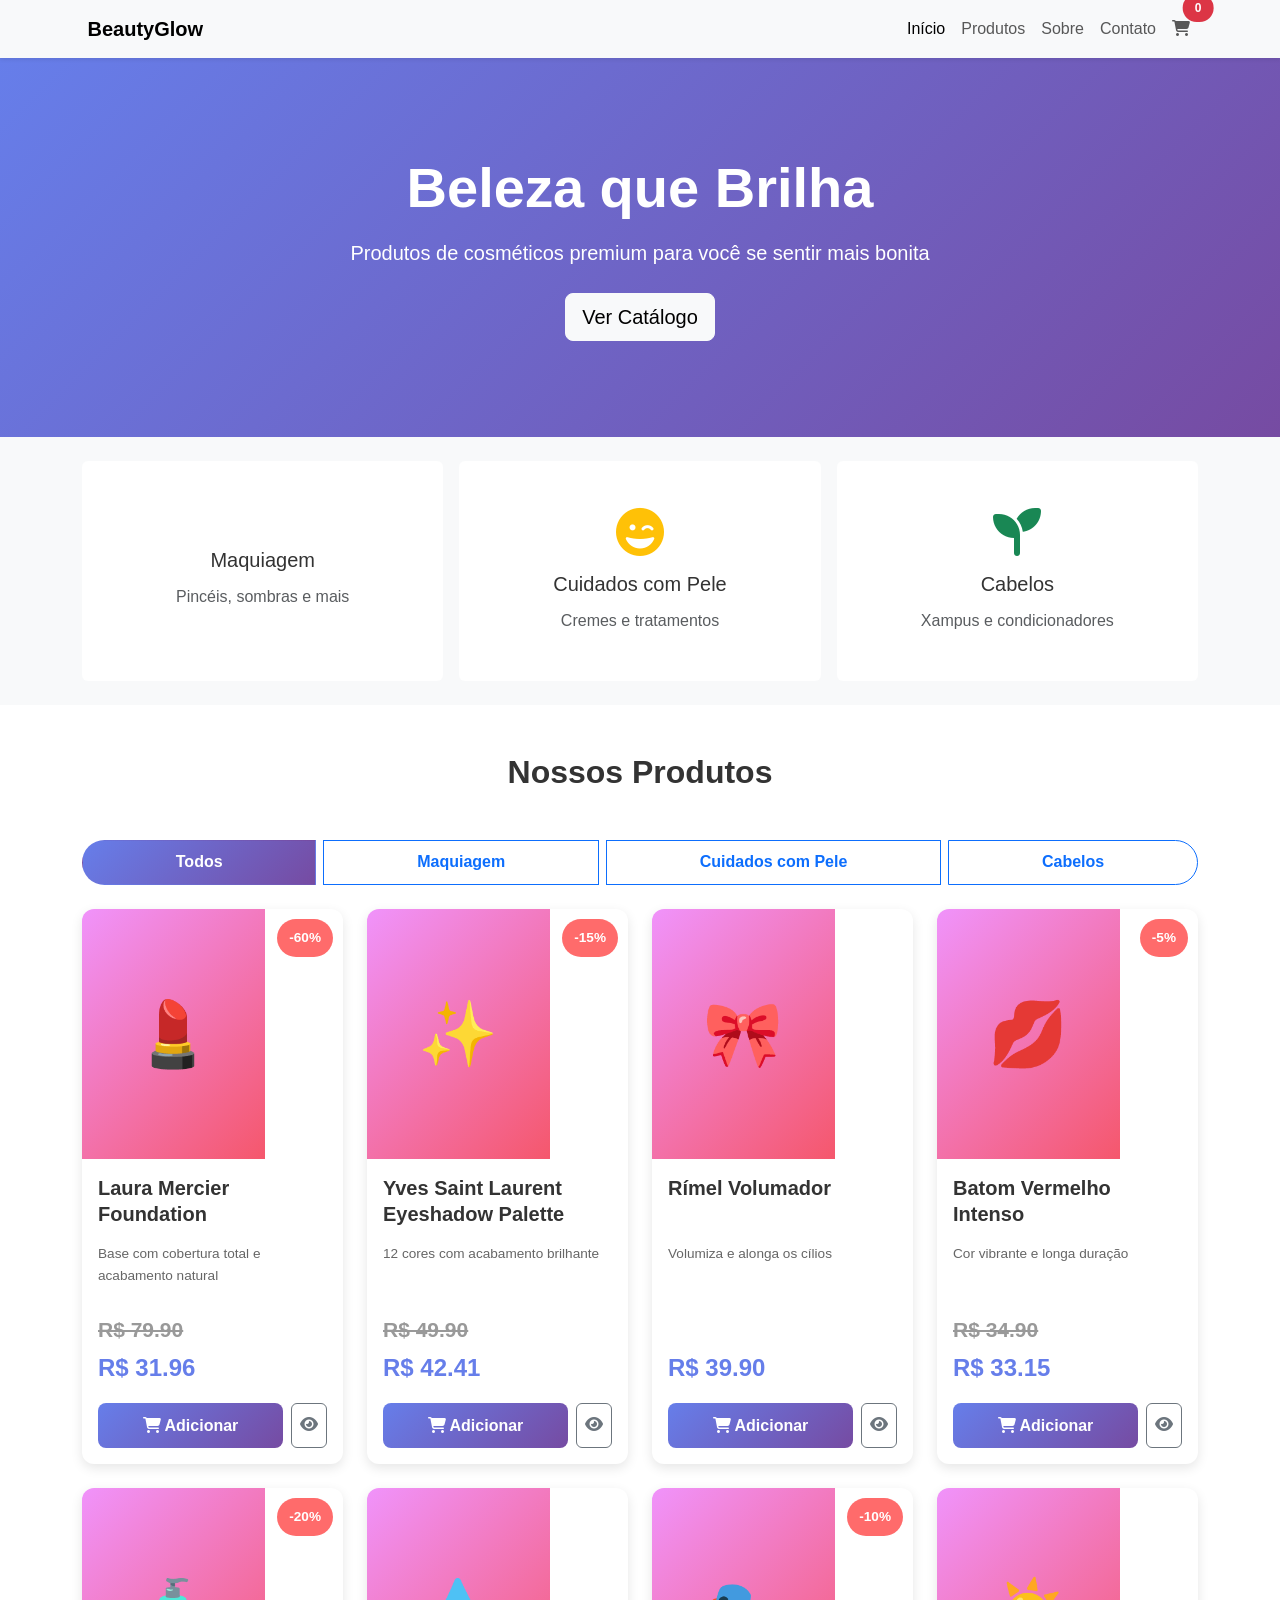
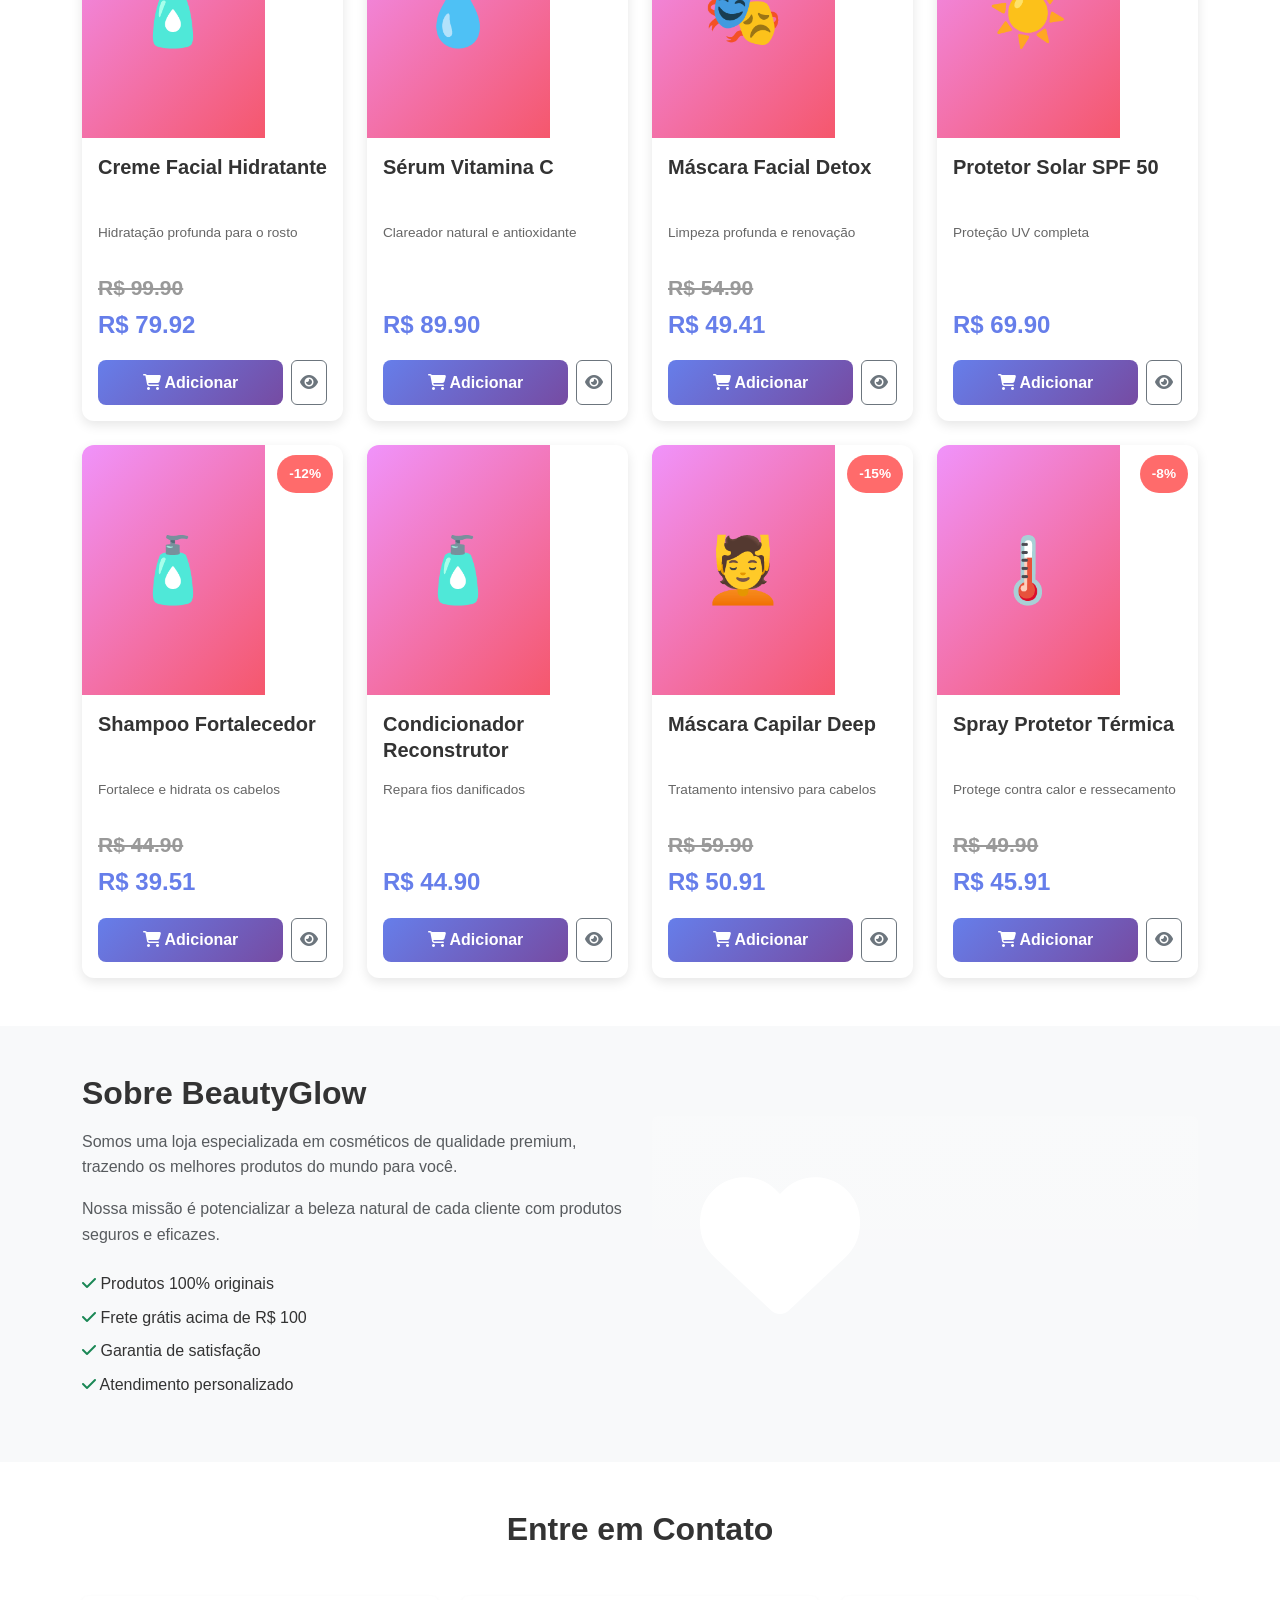
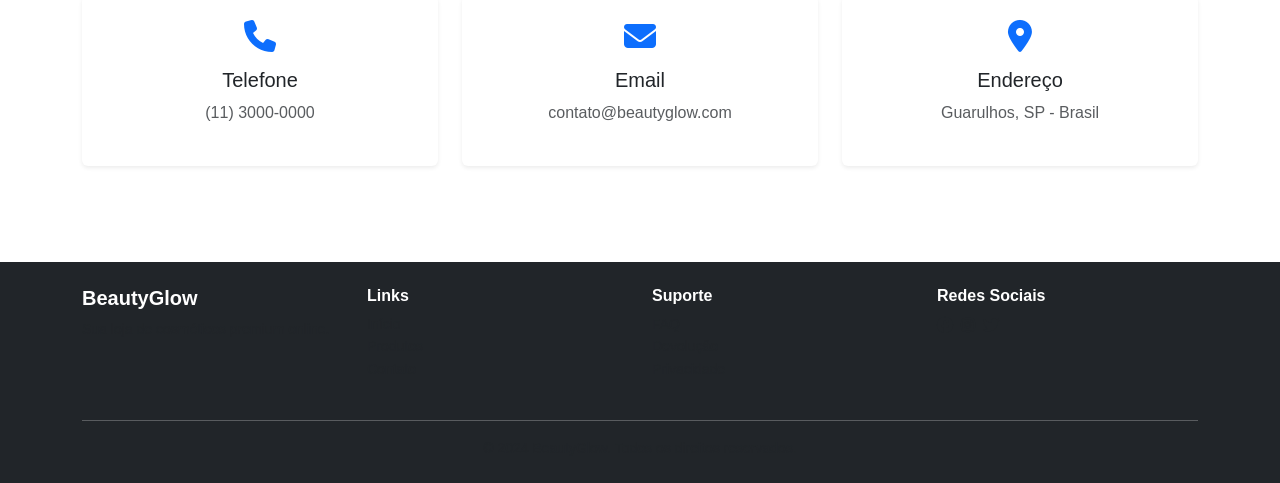
<file: index.html>
<!DOCTYPE html>
<html lang="pt-BR">

<head>
    <meta charset="UTF-8">
    <meta name="viewport" content="width=device-width, initial-scale=1.0">
    <title>BeautyGlow - Loja de Cosméticos</title>
    <link href="https://cdn.jsdelivr.net/npm/bootstrap@5.3.0/dist/css/bootstrap.min.css" rel="stylesheet">
    <link rel="stylesheet" href="https://cdnjs.cloudflare.com/ajax/libs/font-awesome/6.4.0/css/all.min.css">
    <link rel="stylesheet" href="css/style.css">
</head>

<body>
    <!-- Navegação -->
    <nav class="navbar navbar-expand-lg navbar-light bg-light sticky-top shadow-sm">
        <div class="container">
            <a class="navbar-brand fw-bold" href="index.html">
                <i class="fas fa-sparkles text-primary"></i> BeautyGlow
            </a>
            <button class="navbar-toggler" type="button" data-bs-toggle="collapse" data-bs-target="#navbarNav">
                <span class="navbar-toggler-icon"></span>
            </button>
            <div class="collapse navbar-collapse" id="navbarNav">
                <ul class="navbar-nav ms-auto">
                    <li class="nav-item">
                        <a class="nav-link active" href="index.html">Início</a>
                    </li>
                    <li class="nav-item">
                        <a class="nav-link" href="#produtos">Produtos</a>
                    </li>
                    <li class="nav-item">
                        <a class="nav-link" href="#sobre">Sobre</a>
                    </li>
                    <li class="nav-item">
                        <a class="nav-link" href="#contato">Contato</a>
                    </li>
                    <li class="nav-item">
                        <a class="nav-link position-relative" href="#carrinho" data-bs-toggle="offcanvas"
                            data-bs-target="#carrinho">
                            <i class="fas fa-shopping-cart"></i>
                            <span
                                class="position-absolute top-0 start-100 translate-middle badge rounded-pill bg-danger"
                                id="cart-count">0</span>
                        </a>
                    </li>
                </ul>
            </div>
        </div>
    </nav>

    <!-- Hero Section -->
    <section class="hero-section text-white text-center py-5"
        style="background: linear-gradient(135deg, #667eea 0%, #764ba2 100%);">
        <div class="container py-5">
            <h1 class="display-4 fw-bold mb-3">Beleza que Brilha</h1>
            <p class="lead mb-4">Produtos de cosméticos premium para você se sentir mais bonita</p>
            <a href="#produtos" class="btn btn-light btn-lg">Ver Catálogo</a>
        </div>
    </section>

    <!-- Seção de Categorias -->
    <section class="py-4 bg-light">
        <div class="container">
            <div class="row g-3">
                <div class="col-md-4">
                    <div class="category-card text-center p-4 rounded">
                        <i class="fas fa-lipstick fa-3x text-danger mb-3"></i>
                        <h5>Maquiagem</h5>
                        <p class="text-muted">Pincéis, sombras e mais</p>
                    </div>
                </div>
                <div class="col-md-4">
                    <div class="category-card text-center p-4 rounded">
                        <i class="fas fa-face-grin-wink fa-3x text-warning mb-3"></i>
                        <h5>Cuidados com Pele</h5>
                        <p class="text-muted">Cremes e tratamentos</p>
                    </div>
                </div>
                <div class="col-md-4">
                    <div class="category-card text-center p-4 rounded">
                        <i class="fas fa-sprout fa-3x text-success mb-3"></i>
                        <h5>Cabelos</h5>
                        <p class="text-muted">Xampus e condicionadores</p>
                    </div>
                </div>
            </div>
        </div>
    </section>

    <!-- Seção de Produtos -->
    <section id="produtos" class="py-5">
        <div class="container">
            <h2 class="text-center mb-5 fw-bold">Nossos Produtos</h2>

            <!-- Filtros -->
            <div class="row mb-4">
                <div class="col-md-12">
                    <div class="btn-group d-flex flex-wrap gap-2" role="group">
                        <button type="button" class="btn btn-outline-primary active filter-btn"
                            data-filter="all">Todos</button>
                        <button type="button" class="btn btn-outline-primary filter-btn"
                            data-filter="maquiagem">Maquiagem</button>
                        <button type="button" class="btn btn-outline-primary filter-btn" data-filter="skincare">Cuidados
                            com Pele</button>
                        <button type="button" class="btn btn-outline-primary filter-btn"
                            data-filter="cabelos">Cabelos</button>
                    </div>
                </div>
            </div>

            <!-- Grid de Produtos -->
            <div class="row g-4" id="products-grid">
                <!-- Produtos serão carregados aqui via JavaScript -->
            </div>
        </div>
    </section>

    <!-- Seção Sobre -->
    <section id="sobre" class="py-5 bg-light">
        <div class="container">
            <div class="row align-items-center">
                <div class="col-md-6">
                    <h2 class="fw-bold mb-3">Sobre BeautyGlow</h2>
                    <p class="text-muted">Somos uma loja especializada em cosméticos de qualidade premium, trazendo os
                        melhores produtos do mundo para você.</p>
                    <p class="text-muted">Nossa missão é potencializar a beleza natural de cada cliente com produtos
                        seguros e eficazes.</p>
                    <ul class="list-unstyled mt-4">
                        <li class="mb-2"><i class="fas fa-check text-success"></i> Produtos 100% originais</li>
                        <li class="mb-2"><i class="fas fa-check text-success"></i> Frete grátis acima de R$ 100</li>
                        <li class="mb-2"><i class="fas fa-check text-success"></i> Garantia de satisfação</li>
                        <li class="mb-2"><i class="fas fa-check text-success"></i> Atendimento personalizado</li>
                    </ul>
                </div>
                <div class="col-md-6">
                    <div class="bg-gradient p-5 rounded"
                        style="background: linear-gradient(135deg, #f093fb 0%, #f5576c 100%);">
                        <i class="fas fa-heart fa-10x text-white opacity-10"></i>
                    </div>
                </div>
            </div>
        </div>
    </section>

    <!-- Seção Contato -->
    <section id="contato" class="py-5">
        <div class="container">
            <h2 class="text-center mb-5 fw-bold">Entre em Contato</h2>
            <div class="row g-4">
                <div class="col-md-4">
                    <div class="card h-100 border-0 shadow-sm text-center p-4">
                        <i class="fas fa-phone fa-2x text-primary mb-3"></i>
                        <h5>Telefone</h5>
                        <p class="text-muted">(11) 3000-0000</p>
                    </div>
                </div>
                <div class="col-md-4">
                    <div class="card h-100 border-0 shadow-sm text-center p-4">
                        <i class="fas fa-envelope fa-2x text-primary mb-3"></i>
                        <h5>Email</h5>
                        <p class="text-muted">contato@beautyglow.com</p>
                    </div>
                </div>
                <div class="col-md-4">
                    <div class="card h-100 border-0 shadow-sm text-center p-4">
                        <i class="fas fa-map-marker-alt fa-2x text-primary mb-3"></i>
                        <h5>Endereço</h5>
                        <p class="text-muted">Guarulhos, SP - Brasil</p>
                    </div>
                </div>
            </div>
        </div>
    </section>

    <!-- Footer -->
    <footer class="bg-dark text-white py-4 mt-5">
        <div class="container">
            <div class="row g-4 mb-4">
                <div class="col-md-3">
                    <h5 class="fw-bold">BeautyGlow</h5>
                    <p class="text-muted small">Sua loja de cosméticos premium online.</p>
                </div>
                <div class="col-md-3">
                    <h6 class="fw-bold">Links</h6>
                    <ul class="list-unstyled small">
                        <li><a href="#" class="text-decoration-none text-muted">Início</a></li>
                        <li><a href="#" class="text-decoration-none text-muted">Produtos</a></li>
                        <li><a href="#" class="text-decoration-none text-muted">Contato</a></li>
                    </ul>
                </div>
                <div class="col-md-3">
                    <h6 class="fw-bold">Suporte</h6>
                    <ul class="list-unstyled small">
                        <li><a href="#" class="text-decoration-none text-muted">FAQ</a></li>
                        <li><a href="#" class="text-decoration-none text-muted">Devolução</a></li>
                        <li><a href="#" class="text-decoration-none text-muted">Privacidade</a></li>
                    </ul>
                </div>
                <div class="col-md-3">
                    <h6 class="fw-bold">Redes Sociais</h6>
                    <div class="d-flex gap-2">
                        <a href="#" class="text-decoration-none text-muted"><i class="fab fa-facebook"></i></a>
                        <a href="#" class="text-decoration-none text-muted"><i class="fab fa-instagram"></i></a>
                        <a href="#" class="text-decoration-none text-muted"><i class="fab fa-twitter"></i></a>
                    </div>
                </div>
            </div>
            <hr class="bg-secondary">
            <p class="text-center text-muted mb-0 small">&copy; 2024 BeautyGlow. Todos os direitos reservados.</p>
        </div>
    </footer>

    <!-- Offcanvas Carrinho -->
    <div class="offcanvas offcanvas-end" tabindex="-1" id="carrinho" aria-labelledby="carrinhoLabel">
        <div class="offcanvas-header">
            <h5 class="offcanvas-title" id="carrinhoLabel">Carrinho de Compras</h5>
            <button type="button" class="btn-close" data-bs-dismiss="offcanvas"></button>
        </div>
        <div class="offcanvas-body">
            <div id="cart-items" class="mb-3">
                <p class="text-muted text-center">Carrinho vazio</p>
            </div>
            <div class="border-top pt-3">
                <div class="d-flex justify-content-between mb-3">
                    <strong>Subtotal:</strong>
                    <strong id="cart-subtotal">R$ 0,00</strong>
                </div>
                <div class="d-flex justify-content-between mb-3">
                    <strong>Frete:</strong>
                    <strong id="cart-shipping">R$ 0,00</strong>
                </div>
                <div class="d-flex justify-content-between fw-bold mb-3 fs-5">
                    <span>Total:</span>
                    <span id="cart-total">R$ 0,00</span>
                </div>
                <button class="btn btn-primary w-100 mb-2" id="checkout-btn" onclick="goToCheckout()">Finalizar
                    Compra</button>
                <button class="btn btn-outline-secondary w-100" data-bs-dismiss="offcanvas">Continuar Comprando</button>
            </div>
        </div>
    </div>

    <script src="https://cdn.jsdelivr.net/npm/bootstrap@5.3.0/dist/js/bootstrap.bundle.min.js"></script>
    <script src="js/products.js"></script>
    <script src="js/cart.js"></script>
</body>

</html>
</file>
<file: css/style.css>
/* Estilos Gerais */
:root {
    --primary-color: #667eea;
    --secondary-color: #764ba2;
    --accent-color: #f093fb;
}

* {
    margin: 0;
    padding: 0;
    box-sizing: border-box;
}

body {
    font-family: 'Segoe UI', Tahoma, Geneva, Verdana, sans-serif;
    line-height: 1.6;
    color: #333;
}

/* Hero Section */
.hero-section {
    animation: fadeInDown 0.8s ease;
}

/* Categoria Cards */
.category-card {
    background: white;
    transition: all 0.3s ease;
    border: 2px solid transparent;
    cursor: pointer;
    min-height: 220px;
    padding: 2rem 1.5rem;
    display: flex;
    flex-direction: column;
    justify-content: center;
    text-align: center;
}

.category-card:hover {
    transform: translateY(-10px);
    border-color: var(--primary-color);
    box-shadow: 0 10px 30px rgba(102, 126, 234, 0.2);
}

.category-card h5 {
    font-size: 1.25rem;
    margin-bottom: 0.75rem;
}

.category-card p {
    color: #6c757d;
    margin-bottom: 0;
}

/* Product Card */
.product-card {
    border: none;
    border-radius: 12px;
    overflow: hidden;
    transition: all 0.3s ease;
    box-shadow: 0 4px 12px rgba(0, 0, 0, 0.1);
    height: 100%;
    display: flex;
    flex-direction: column;
}

.product-card:hover {
    transform: translateY(-8px);
    box-shadow: 0 12px 24px rgba(102, 126, 234, 0.2);
}

.product-image {
    width: 70%;
    height: 250px;
    object-fit: cover;
    background: linear-gradient(135deg, #f093fb 0%, #f5576c 100%);
    display: flex;
    align-items: center;
    justify-content: center;
    font-size: 4rem;
    color: white;
}

.product-body {
    flex-grow: 1;
    display: flex;
    flex-direction: column;
}

.product-name {
    font-weight: 600;
    color: #333;
    line-height: 1.3;
    min-height: 2.6em;
}

.product-description {
    font-size: 0.85rem;
    color: #666;
    margin: 0.5rem 0;
    flex-grow: 1;
}

.product-price {
    font-size: 1.5rem;
    font-weight: 700;
    color: var(--primary-color);
    margin: 1rem 0;
}

.product-footer {
    display: flex;
    gap: 0.5rem;
    margin-top: auto;
}

.btn-add-cart {
    flex: 1;
    background: linear-gradient(135deg, #667eea 0%, #764ba2 100%);
    border: none;
    border-radius: 8px;
    color: white;
    font-weight: 600;
    padding: 0.6rem;
    transition: all 0.3s ease;
    cursor: pointer;
}

.btn-add-cart:hover {
    transform: scale(1.02);
    box-shadow: 0 6px 12px rgba(102, 126, 234, 0.3);
}

.btn-add-cart:active {
    transform: scale(0.98);
}

/* Badge Desconto */
.badge-discount {
    position: absolute;
    top: 10px;
    right: 10px;
    background: #ff6b6b;
    color: white;
    padding: 0.5rem 0.75rem;
    border-radius: 50px;
    font-weight: 600;
    font-size: 0.85rem;
}

/* Filtros */
.filter-btn {
    border-radius: 50px;
    padding: 0.6rem 1.5rem;
    font-weight: 600;
    transition: all 0.3s ease;
}

.filter-btn.active {
    background: linear-gradient(135deg, #667eea 0%, #764ba2 100%);
    border-color: transparent;
    color: white;
}

/* Animações */
@keyframes fadeInDown {
    from {
        opacity: 0;
        transform: translateY(-30px);
    }

    to {
        opacity: 1;
        transform: translateY(0);
    }
}

@keyframes slideInUp {
    from {
        opacity: 0;
        transform: translateY(30px);
    }

    to {
        opacity: 1;
        transform: translateY(0);
    }
}

.fade-in {
    animation: slideInUp 0.5s ease;
}

/* Carrinho */
#cart-items {
    max-height: 400px;
    overflow-y: auto;
}

.cart-item {
    display: flex;
    justify-content: space-between;
    align-items: center;
    padding: 1rem 0;
    border-bottom: 1px solid #eee;
}

.cart-item-info h6 {
    margin-bottom: 0.3rem;
    font-weight: 600;
}

.cart-item-quantity {
    display: flex;
    gap: 0.5rem;
    align-items: center;
}

.cart-item-quantity button {
    width: 24px;
    height: 24px;
    padding: 0;
    font-size: 0.75rem;
    border: 1px solid #ddd;
    background: white;
    cursor: pointer;
    border-radius: 4px;
    transition: all 0.2s;
}

.cart-item-quantity button:hover {
    background: #f0f0f0;
}

.btn-remove-cart {
    background: none;
    border: none;
    color: #ff6b6b;
    cursor: pointer;
    font-size: 1rem;
    padding: 0;
}

.btn-remove-cart:hover {
    color: #ff5252;
}

/* Responsividade */
@media (max-width: 768px) {
    .hero-section h1 {
        font-size: 2rem;
    }

    .product-card {
        margin-bottom: 1rem;
    }

    .filter-btn {
        font-size: 0.85rem;
        padding: 0.5rem 1rem;
    }

    .navbar-brand {
        font-size: 1.2rem;
    }
}

@media (max-width: 576px) {
    .hero-section {
        padding: 2rem 1rem !important;
    }

    .hero-section h1 {
        font-size: 1.5rem;
    }

    .hero-section p {
        font-size: 0.95rem;
    }

    .btn-group {
        flex-direction: column;
    }

    .btn-group .btn {
        width: 100%;
    }

    .product-image {
        height: 200px;
    }
}

/* Gradientes Personalizados */
.bg-gradient {
    background: linear-gradient(135deg, #f093fb 0%, #f5576c 100%);
}

/* Scrollbar Customizado */
::-webkit-scrollbar {
    width: 8px;
}

::-webkit-scrollbar-track {
    background: #f1f1f1;
}

::-webkit-scrollbar-thumb {
    background: var(--primary-color);
    border-radius: 10px;
}

::-webkit-scrollbar-thumb:hover {
    background: var(--secondary-color);
}

/* Transições Suaves */
button,
a,
.card {
    transition: all 0.3s ease;
}

/* Sombras */
.shadow-lg {
    box-shadow: 0 20px 50px rgba(0, 0, 0, 0.15);
}

/* Badge Estilo */
.badge {
    font-weight: 600;
    padding: 0.5rem 0.75rem;
}

/* Mensagem de Carregamento */
.loading {
    display: inline-block;
    width: 20px;
    height: 20px;
    border: 3px solid #f3f3f3;
    border-top: 3px solid var(--primary-color);
    border-radius: 50%;
    animation: spin 1s linear infinite;
}

@keyframes spin {
    0% {
        transform: rotate(0deg);
    }

    100% {
        transform: rotate(360deg);
    }
}
</file>
